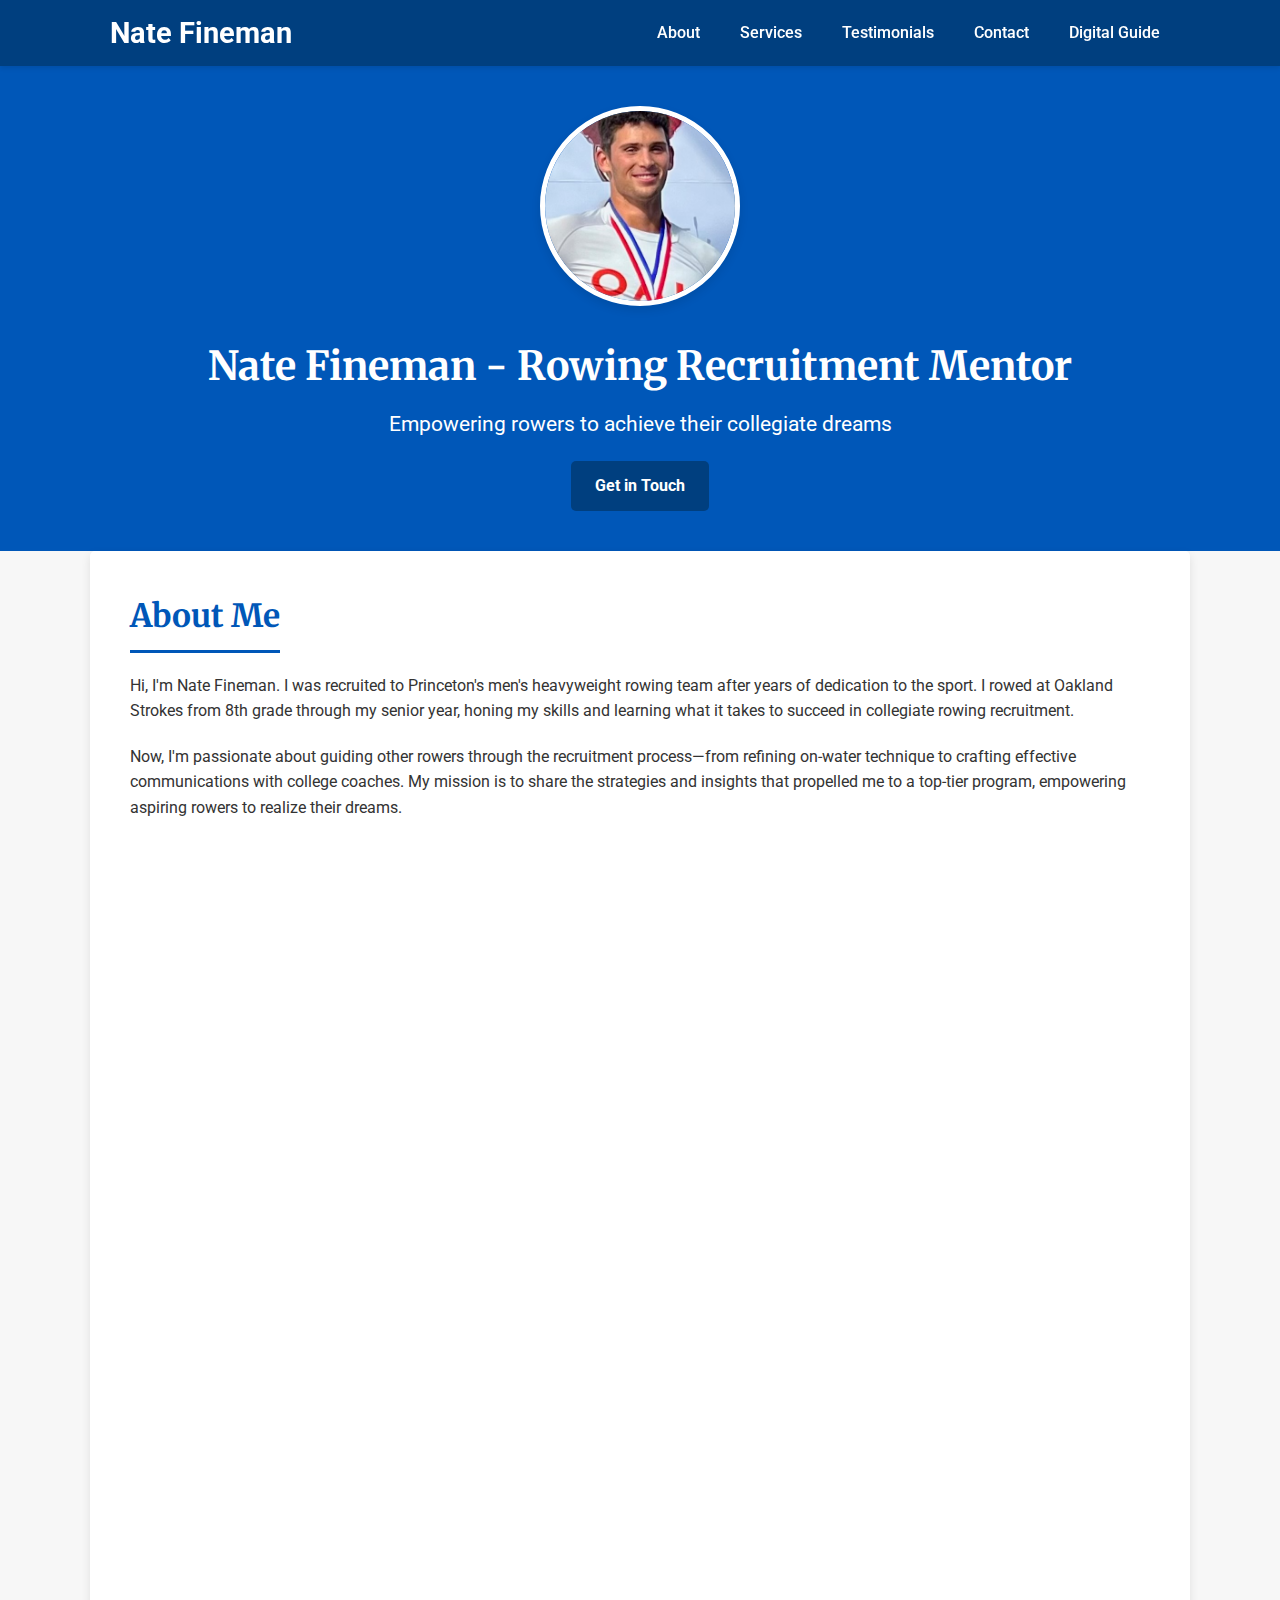
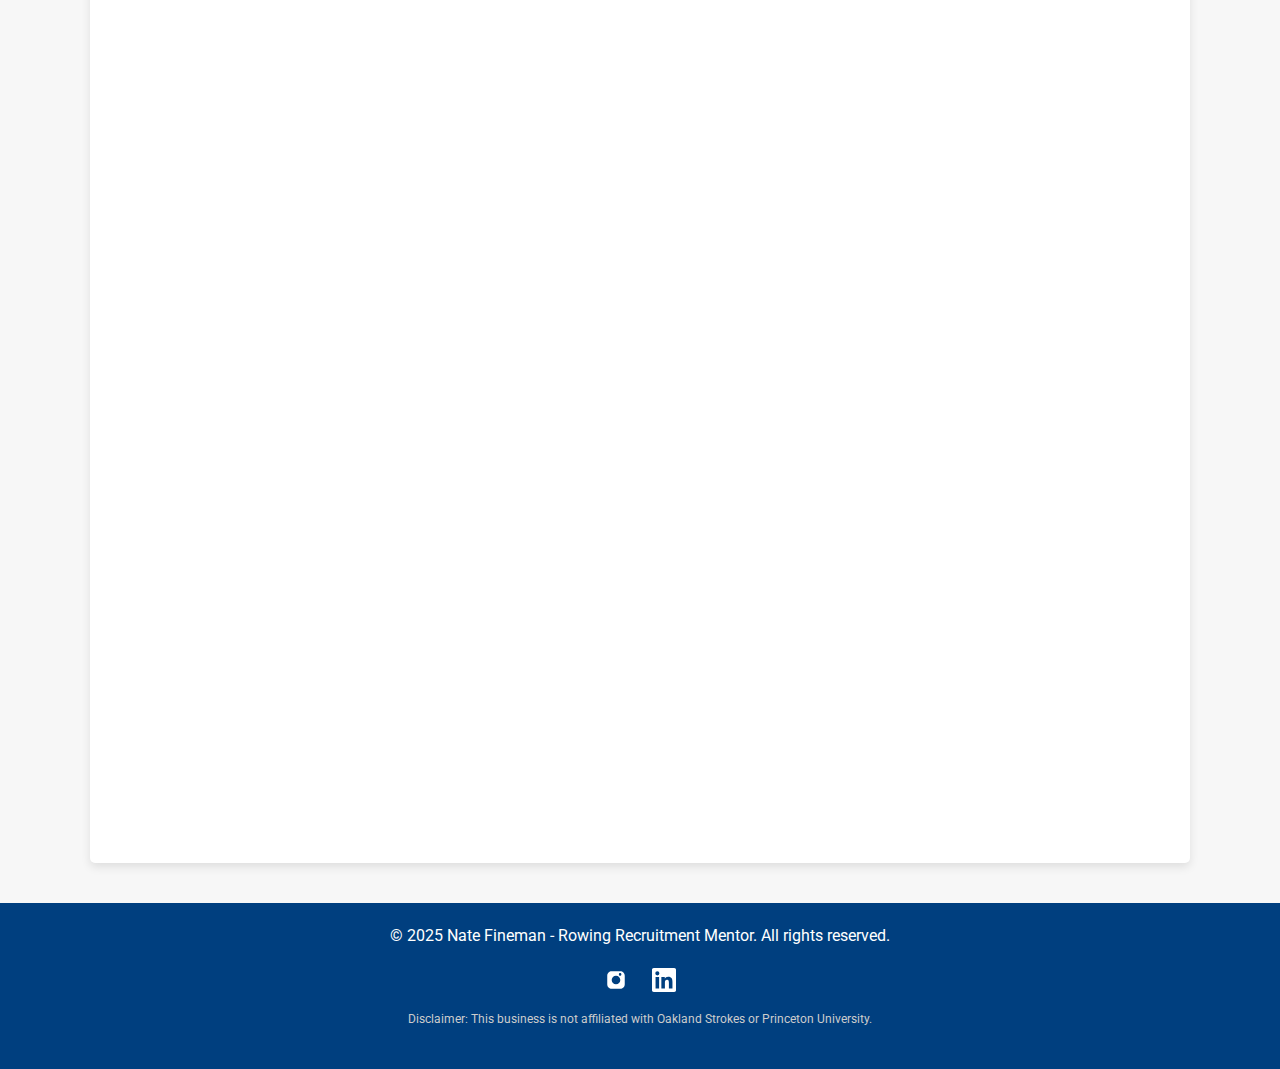
<file: index.html>
<!DOCTYPE html>
<html lang="en">
<head>
  <meta charset="UTF-8">
  <meta name="description" content="Nate Fineman - Rowing Recruitment Mentor: Helping rowers get recruited to top colleges and teams.">
  <meta name="viewport" content="width=device-width, initial-scale=1">
  <title>Nate Fineman - Rowing Recruitment Mentor</title>
  <meta name="theme-color" content="#0057B8">
  
  <!-- Favicon -->
  <link rel="icon" href="https://via.placeholder.com/32" type="image/png">
  
  <!-- Open Graph / Social Meta Tags -->
  <meta property="og:title" content="Nate Fineman - Rowing Recruitment Mentor">
  <meta property="og:description" content="Helping rowers get recruited to top colleges and teams.">
  <meta property="og:image" content="https://i.ytimg.com/vi/2VsA6l3FQAg/maxresdefault.jpg">
  <meta property="og:url" content="https://natefineman.github.io/">
  <meta property="og:type" content="website">
  
  <!-- Twitter -->
  <meta name="twitter:card" content="summary_large_image">
  <meta name="twitter:title" content="Nate Fineman - Rowing Recruitment Mentor">
  <meta name="twitter:description" content="Helping rowers get recruited to top colleges and teams.">
  <meta name="twitter:image" content="https://i.ytimg.com/vi/2VsA6l3FQAg/maxresdefault.jpg">
  
  <!-- Structured Data -->
  <script type="application/ld+json">
  {
    "@context": "http://schema.org",
    "@type": "Organization",
    "name": "Nate Fineman - Rowing Recruitment Mentor",
    "url": "https://natefineman.github.io/",
    "logo": "https://via.placeholder.com/150",
    "sameAs": [
      "https://instagram.com/nathanfineman",
      "https://www.linkedin.com/in/nate-fineman-291195262/"
    ]
  }
  </script>
  
  <!-- Google Fonts -->
  <link href="https://fonts.googleapis.com/css2?family=Merriweather:wght@700&family=Roboto:wght@400;700&display=swap" rel="stylesheet">
  
  <!-- CSS -->
  <link rel="stylesheet" href="styles.css">
</head>
<body>
  <!-- Navigation -->
  <nav class="nav" role="navigation">
    <div class="container nav-container">
      <div class="nav-logo">Nate Fineman</div>
      <!-- Mobile menu toggle -->
      <button class="menu-toggle" id="mobile-menu" aria-label="Toggle navigation" aria-controls="nav-menu" aria-expanded="false">&#9776;</button>
      <ul class="nav-menu" id="nav-menu">
        <li><a href="#about">About</a></li>
        <li><a href="#services">Services</a></li>
        <li><a href="#testimonials">Testimonials</a></li>
        <li><a href="#contact">Contact</a></li>
        <li><a href="guide.html">Digital Guide</a></li>
      </ul>
    </div>
  </nav>
  
  <!-- Hero Section -->
  <header class="hero">
    <img src="FullSizeRender.jpeg" alt="Nate Fineman Headshot" class="hero-headshot">
    <h1>Nate Fineman - Rowing Recruitment Mentor</h1>
    <p>Empowering rowers to achieve their collegiate dreams</p>
    <div class="hero-cta">
      <a href="#contact" class="btn">Get in Touch</a>
    </div>
  </header>
  
  <!-- Main Content -->
  <main id="main-content">
    <div class="container card">
      <!-- About Section -->
      <section id="about" class="section">
        <h2 class="section-title">About Me</h2>
        <p>Hi, I'm Nate Fineman. I was recruited to Princeton's men's heavyweight rowing team after years of dedication to the sport. I rowed at Oakland Strokes from 8th grade through my senior year, honing my skills and learning what it takes to succeed in collegiate rowing recruitment.</p>
        <p>Now, I'm passionate about guiding other rowers through the recruitment process—from refining on-water technique to crafting effective communications with college coaches. My mission is to share the strategies and insights that propelled me to a top-tier program, empowering aspiring rowers to realize their dreams.</p>
      </section>
      
      <!-- Digital Guide Promo Section -->
      <section id="digital-guide" class="section">
        <h2 class="section-title">Digital Guide</h2>
        <p>Discover our comprehensive digital guide to improving your 2K erg time! Perfect for rowers at all levels looking to refine their technique and boost performance. Click below to learn more and purchase your copy today.</p>
        <div style="text-align:center; margin-top:20px;">
          <a href="guide.html" class="btn">View Digital Guide</a>
        </div>
      </section>
      
      <!-- Services Section -->
      <section id="services" class="section">
        <h2 class="section-title">Services</h2>
        <div class="services-grid">
          <div class="service-card">
            <h3>Video Consultations</h3>
            <p>Connect one-on-one via video calls to receive personalized advice and strategies tailored to your unique strengths and recruitment goals.</p>
          </div>
          <div class="service-card">
            <h3>PDF Guides</h3>
            <p>Access professionally curated PDF guides filled with actionable tips and insights to help you navigate the recruitment process with confidence.</p>
          </div>
          <div class="service-card">
            <h3>Ongoing Mentorship</h3>
            <p>Benefit from continuous support and expert guidance through regular mentorship sessions designed to refine your skills and keep you on track toward success.</p>
          </div>
        </div>
      </section>
      
      <!-- Testimonials Section -->
      <section id="testimonials" class="section">
        <h2 class="section-title">Testimonials</h2>
        <div class="carousel" id="carousel" aria-label="Testimonials from clients">
          <div class="carousel-inner">
            <div class="carousel-item" role="tabpanel" id="testimonial-1" aria-labelledby="testimonial-1-tab">
              <p>"Nate's guidance transformed my approach to rowing recruitment. His insights on technique and coach communication made all the difference!"</p>
              <p><strong>- A Recruited Rower</strong></p>
            </div>
            <div class="carousel-item" role="tabpanel" id="testimonial-2" aria-labelledby="testimonial-2-tab">
              <p>"Thanks to Nate, I refined my training and learned how to effectively reach out to college coaches. His mentorship was invaluable!"</p>
              <p><strong>- Another Successful Recruit</strong></p>
            </div>
          </div>
          <div class="carousel-controls">
            <button id="prev" aria-label="Previous testimonial">&#10094;</button>
            <button id="next" aria-label="Next testimonial">&#10095;</button>
          </div>
        </div>
      </section>
      
      <!-- Contact Section -->
      <section id="contact" class="section">
        <h2 class="section-title">Contact Me</h2>
        <form action="https://formspree.io/f/mldglbzp" method="POST" class="form" id="contact-form">
          <div class="form-group">
            <label for="name">Name</label>
            <input type="text" id="name" name="name" placeholder="Your full name" required>
          </div>
          
          <div class="form-group">
            <label for="email">Email</label>
            <input type="email" id="email" name="email" placeholder="Your email address" required>
          </div>
          
          <div class="form-group">
            <label for="message">Message</label>
            <textarea id="message" name="message" rows="5" placeholder="How can I help you?" required></textarea>
          </div>
          
          <button type="submit" class="btn">Send Message</button>
        </form>
      </section>
    </div>
  </main>
  
  <!-- Footer -->
  <footer class="footer">
    <p>&copy; 2025 Nate Fineman - Rowing Recruitment Mentor. All rights reserved.</p>
    <div class="social-links">
      <a href="https://instagram.com/nathanfineman" target="_blank" rel="noopener" aria-label="Instagram">
        <svg xmlns="http://www.w3.org/2000/svg" width="24" height="24" viewBox="0 0 512 512">
          <path fill="currentColor" d="M349.33,69.33H162.67C113.97,69.33,69.33,113.97,69.33,162.67v186.67
            c0,48.7,44.64,93.33,93.33,93.33h186.67c48.7,0,93.33-44.64,93.33-93.33V162.67
            C442.67,113.97,398.03,69.33,349.33,69.33z M256,346.67c-50.63,0-92.02-41.39-92.02-92.02
            S205.37,162.67,256,162.67s92.02,41.39,92.02,92.02S306.63,346.67,256,346.67z
            M370.67,136c0,14.76-11.98,26.73-26.73,26.73S317.21,150.76,317.21,136
            s11.98-26.73,26.73-26.73S370.67,121.24,370.67,136z"/>
        </svg>
      </a>
      <a href="https://www.linkedin.com/in/nate-fineman-291195262/" target="_blank" rel="noopener" aria-label="LinkedIn">
        <svg width="24" height="24" viewBox="0 0 24 24">
          <path fill="currentColor" d="M20.447 20.452h-3.554v-5.569c0-1.327-.027-3.037-1.852-3.037-1.853 
          0-2.137 1.445-2.137 2.939v5.667H9.357V9h3.414v1.561h.049c.476-.9 1.637-1.852 
          3.367-1.852 3.601 0 4.268 2.37 4.268 5.455v6.288zM5.337 
          7.433a2.062 2.062 0 1 1 0-4.124 2.062 2.062 0 0 1 0 4.124zm1.777 
          13.019H3.56V9h3.554v11.452zM22.225 0H1.771C.792 0 0 .771 0 
          1.723v20.554C0 23.229.792 24 1.771 24h20.451C23.208 24 24 
          23.229 24 22.277V1.723C24 .771 23.208 0 22.225 0z"/>
        </svg>
      </a>
    </div>
    <p class="disclaimer">Disclaimer: This business is not affiliated with Oakland Strokes or Princeton University.</p>
  </footer>
  
  <!-- Back to Top Button -->
  <button id="back-to-top" class="back-to-top" aria-label="Back to Top">&#8679;</button>
  
  <!-- JavaScript -->
  <script src="scripts.js"></script>
</body>
</html>
</file>
<file: styles.css>
/* 
 * Main Stylesheet for Nate Fineman's Rowing Mentor Website
 * Created: February 2025
 */

:root {
  /* Color Variables */
  --primary: #0057B8;
  --primary-dark: #003f7f;
  --primary-darker: #002f60;
  --primary-light: #cce0ff;
  --background: #f7f7f7;
  --white: #fff;
  --light-gray: #fafafa;
  --border: #ddd;
  --text: #333;
  --text-light: #666;
  --text-lighter: #999;
  
  /* Spacing Variables */
  --spacing-xs: 5px;
  --spacing-sm: 10px;
  --spacing-md: 20px;
  --spacing-lg: 40px;
  --spacing-xl: 60px;
  
  /* Border Variables */
  --border-radius: 5px;
  --box-shadow: 0 4px 10px rgba(0,0,0,0.1);
  --box-shadow-lg: 0 8px 20px rgba(0,0,0,0.15);
}

/* ---------- Reset & Base Styles ---------- */
* {
  margin: 0;
  padding: 0;
  box-sizing: border-box;
}

html {
  scroll-behavior: smooth;
}

body {
  font-family: 'Roboto', sans-serif;
  background: var(--background);
  color: var(--text);
  line-height: 1.6;
  min-height: 100vh;
  display: flex;
  flex-direction: column;
}

h1, h2, h3 {
  font-family: 'Merriweather', serif;
  margin-bottom: var(--spacing-md);
  color: var(--primary);
}

h1 {
  font-size: 2.5rem;
}

h2 {
  font-size: 2rem;
}

h3 {
  font-size: 1.5rem;
}

a {
  text-decoration: none;
  color: inherit;
  transition: color 0.3s, transform 0.3s;
}

p {
  margin-bottom: var(--spacing-md);
}

img {
  max-width: 100%;
  height: auto;
}

button {
  border: none;
  cursor: pointer;
  font-family: inherit;
  transition: background-color 0.3s, transform 0.3s;
}

input, textarea, select {
  font-family: inherit;
}

a:focus, button:focus, input:focus, textarea:focus {
  outline: 2px dashed var(--primary);
  outline-offset: 3px;
}

main {
  flex: 1 0 auto;
}

/* ---------- Layout & Containers ---------- */
.container {
  max-width: 1100px;
  margin: 0 auto;
  padding: var(--spacing-md);
}

.container-narrow {
  max-width: 800px;
  margin: 0 auto;
  padding: var(--spacing-md);
}

.section {
  margin-bottom: var(--spacing-xl);
  opacity: 0;
  transform: translateY(20px);
  transition: opacity 0.6s ease-out, transform 0.6s ease-out;
}

.section.in-view {
  opacity: 1;
  transform: translateY(0);
}

.section-title {
  margin-bottom: var(--spacing-md);
  color: var(--primary);
  font-size: 2rem;
  border-bottom: 3px solid var(--primary);
  padding-bottom: 8px;
  display: inline-block;
}

.card {
  background: var(--white);
  border-radius: var(--border-radius);
  box-shadow: var(--box-shadow);
  padding: var(--spacing-lg);
  margin-bottom: var(--spacing-lg);
}

/* ---------- Navigation ---------- */
.nav {
  background: var(--primary-dark);
  box-shadow: 0 2px 5px rgba(0,0,0,0.1);
  position: sticky;
  top: 0;
  z-index: 999;
}

.nav-container {
  display: flex;
  justify-content: space-between;
  align-items: center;
  padding: var(--spacing-sm) var(--spacing-md);
}

.nav-logo {
  font-size: 1.8rem;
  font-weight: 700;
  color: var(--white);
}

.nav-menu {
  list-style: none;
  display: flex;
  align-items: center;
}

.nav-menu li {
  margin-left: var(--spacing-md);
}

.nav-menu li a {
  color: var(--white);
  font-weight: 500;
  padding: var(--spacing-xs) var(--spacing-sm);
  border-radius: var(--border-radius);
}

.nav-menu li a:hover {
  color: var(--primary-light);
}

.menu-toggle {
  font-size: 1.8rem;
  color: var(--white);
  cursor: pointer;
  background: none;
  display: none;
}

/* ---------- Hero Section ---------- */
.hero {
  background-color: var(--primary);
  color: var(--white);
  text-align: center;
  padding: var(--spacing-lg) var(--spacing-md);
}

.hero-headshot {
  width: 200px;
  height: 200px;
  border-radius: 50%;
  margin: 0 auto var(--spacing-md);
  object-fit: cover;
  border: 5px solid var(--white);
  box-shadow: var(--box-shadow);
}

.hero h1 {
  color: var(--white);
  margin-bottom: var(--spacing-sm);
  animation: fadeInDown 1s ease-out;
}

.hero p {
  font-size: 1.3rem;
  margin-bottom: var(--spacing-md);
  animation: fadeInUp 1s ease-out;
}

.hero-cta {
  animation: fadeIn 1.5s ease-out;
}

/* ---------- Buttons ---------- */
.btn {
  display: inline-block;
  background: var(--primary-dark);
  color: var(--white);
  padding: 12px 24px;
  border-radius: var(--border-radius);
  font-weight: 700;
  text-align: center;
  transition: background 0.3s, transform 0.3s;
}

.btn:hover {
  background: var(--primary-darker);
  transform: scale(1.05);
}

.btn-back {
  display: inline-block;
  margin-bottom: var(--spacing-md);
}

/* ---------- Services Section ---------- */
.services-grid {
  display: grid;
  grid-template-columns: repeat(auto-fit, minmax(300px, 1fr));
  gap: var(--spacing-md);
}

.service-card {
  padding: var(--spacing-md);
  background: var(--light-gray);
  border: 1px solid var(--border);
  border-radius: var(--border-radius);
  transition: transform 0.3s, box-shadow 0.3s;
}

.service-card:hover {
  transform: translateY(-8px);
  box-shadow: var(--box-shadow-lg);
}

.service-card h3 {
  color: var(--primary-dark);
}

/* ---------- Testimonials Carousel ---------- */
.carousel {
  position: relative;
  overflow: hidden;
  border: 1px solid var(--border);
  border-radius: var(--border-radius);
  background: var(--light-gray);
  margin: var(--spacing-md) 0;
}

.carousel-inner {
  display: flex;
  transition: transform 0.5s ease-in-out;
}

.carousel-item {
  min-width: 100%;
  padding: var(--spacing-lg) var(--spacing-md);
  text-align: center;
}

.carousel-controls {
  position: absolute;
  top: 50%;
  width: 100%;
  display: flex;
  justify-content: space-between;
  transform: translateY(-50%);
}

.carousel-controls button {
  background: rgba(0,0,0,0.5);
  color: var(--white);
  padding: var(--spacing-sm);
  border-radius: 50%;
  width: 40px;
  height: 40px;
  display: flex;
  align-items: center;
  justify-content: center;
  margin: 0 var(--spacing-sm);
  transition: background 0.3s;
}

.carousel-controls button:hover {
  background: rgba(0,0,0,0.7);
}

/* ---------- Contact Form ---------- */
.form {
  max-width: 600px;
  margin: 0 auto;
}

.form-group {
  margin-bottom: var(--spacing-md);
}

.form label {
  display: block;
  margin-bottom: var(--spacing-xs);
  font-weight: bold;
}

.form input, 
.form textarea {
  width: 100%;
  padding: 12px;
  border: 1px solid var(--border);
  border-radius: var(--border-radius);
  background: var(--white);
  color: var(--text);
}

.form button {
  background: var(--primary);
  color: var(--white);
  padding: 12px 24px;
  border-radius: var(--border-radius);
  font-size: 1rem;
}

.form button:hover {
  background: var(--primary-dark);
  transform: scale(1.02);
}

/* ---------- Product Details ---------- */
.product-details {
  text-align: left;
  margin-top: var(--spacing-md);
  padding: var(--spacing-md);
  border-top: 1px solid var(--border);
}

.product-details h2 {
  color: var(--primary);
  margin-bottom: var(--spacing-sm);
}

.product-details ul {
  list-style-type: disc;
  margin-left: var(--spacing-md);
  margin-bottom: var(--spacing-md);
}

.product-details p strong {
  margin-right: var(--spacing-sm);
}

/* ---------- Payment Button ---------- */
.payment-button {
  text-align: center;
  margin: var(--spacing-md) 0;
}

/* ---------- Newsletter ---------- */
.newsletter {
  margin-top: var(--spacing-lg);
  text-align: left;
}

.newsletter h2 {
  text-align: center;
  margin-bottom: var(--spacing-sm);
}

/* ---------- Footer ---------- */
.footer {
  background: var(--primary-dark);
  color: var(--white);
  text-align: center;
  padding: var(--spacing-md);
  margin-top: auto;
}

.social-links {
  margin: var(--spacing-sm) 0;
}

.social-links a {
  margin: 0 var(--spacing-sm);
  color: var(--white);
  display: inline-block;
}

.social-links a:hover {
  color: var(--primary-light);
  transform: scale(1.1);
}

.disclaimer {
  font-size: 0.75rem;
  margin-top: var(--spacing-sm);
  color: #ccc;
}

/* ---------- Back to Top Button ---------- */
.back-to-top {
  position: fixed;
  bottom: 30px;
  right: 30px;
  background: var(--primary);
  color: var(--white);
  border-radius: 50%;
  width: 50px;
  height: 50px;
  font-size: 1.5rem;
  display: none;
  align-items: center;
  justify-content: center;
  box-shadow: var(--box-shadow);
  z-index: 1000;
}

.back-to-top:hover {
  background: var(--primary-dark);
  transform: scale(1.05);
}

/* ---------- Animations ---------- */
@keyframes fadeInDown {
  from { opacity: 0; transform: translateY(-20px); }
  to { opacity: 1; transform: translateY(0); }
}

@keyframes fadeInUp {
  from { opacity: 0; transform: translateY(20px); }
  to { opacity: 1; transform: translateY(0); }
}

@keyframes fadeIn {
  from { opacity: 0; }
  to { opacity: 1; }
}

/* ---------- Mailchimp Form Overrides ---------- */
#mc_embed_signup {
  background: var(--white) !important;
  clear: left;
  font: 14px 'Roboto', Helvetica, Arial, sans-serif;
  width: 100%;
  margin-top: var(--spacing-md);
}

#mc_embed_signup .button {
  background-color: var(--primary) !important;
}

#mc_embed_signup .button:hover {
  background-color: var(--primary-dark) !important;
}

/* ---------- Media Queries ---------- */
@media (max-width: 768px) {
  .menu-toggle {
    display: block;
  }
  
  .nav-menu {
    position: absolute;
    top: 100%;
    left: 0;
    width: 100%;
    flex-direction: column;
    background: var(--primary-dark);
    display: none;
    padding: var(--spacing-sm) 0;
  }
  
  .nav-menu.open {
    display: flex;
  }
  
  .nav-menu li {
    margin: var(--spacing-xs) 0;
    width: 100%;
    text-align: center;
  }
  
  .nav-menu li a {
    display: block;
    padding: var(--spacing-sm);
  }
  
  .services-grid {
    grid-template-columns: 1fr;
  }
  
  .hero h1 {
    font-size: 2rem;
  }
  
  .hero p {
    font-size: 1.1rem;
  }
  
  .section-title {
    font-size: 1.8rem;
  }
  
  .carousel-controls button {
    width: 30px;
    height: 30px;
  }
}

@media (max-width: 480px) {
  .container,
  .container-narrow {
    padding: var(--spacing-sm);
  }
  
  .hero-headshot {
    width: 150px;
    height: 150px;
  }
  
  .hero h1 {
    font-size: 1.8rem;
  }
  
  .section-title {
    font-size: 1.5rem;
  }
}
</file>
